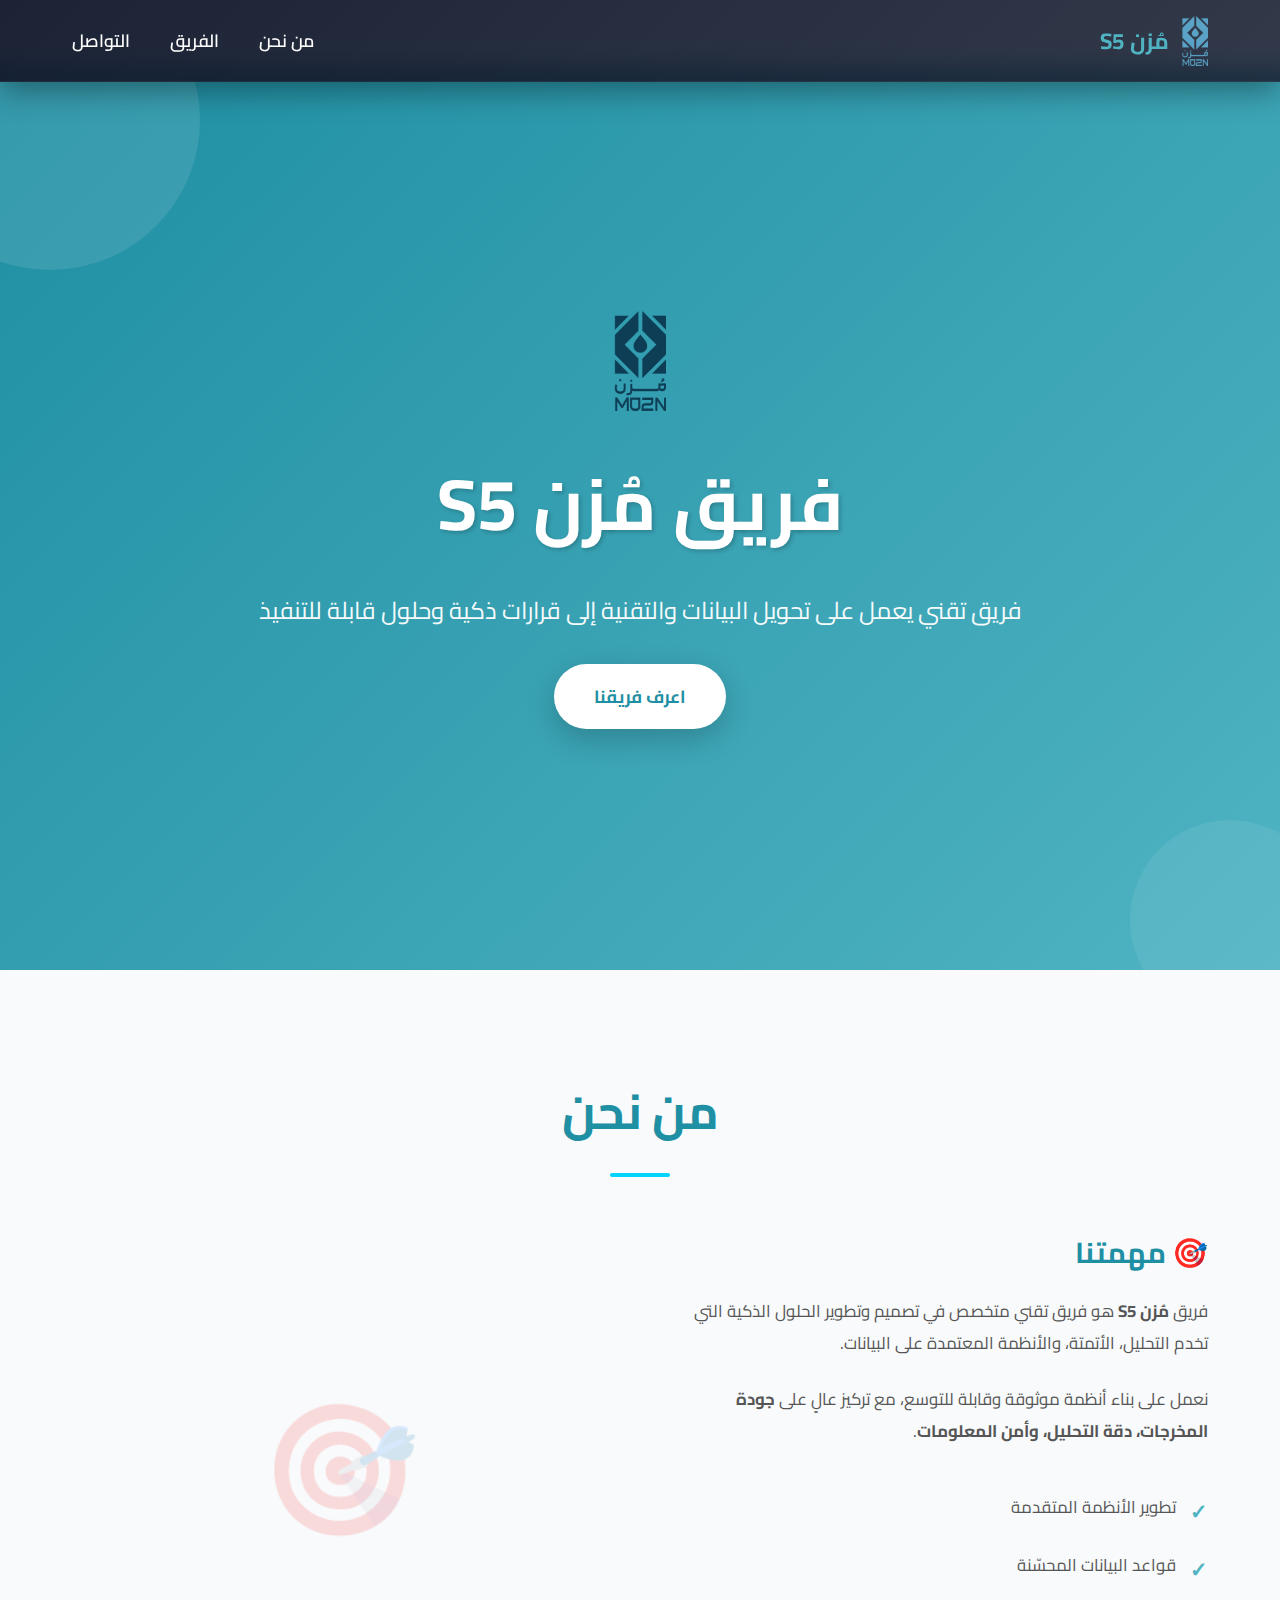
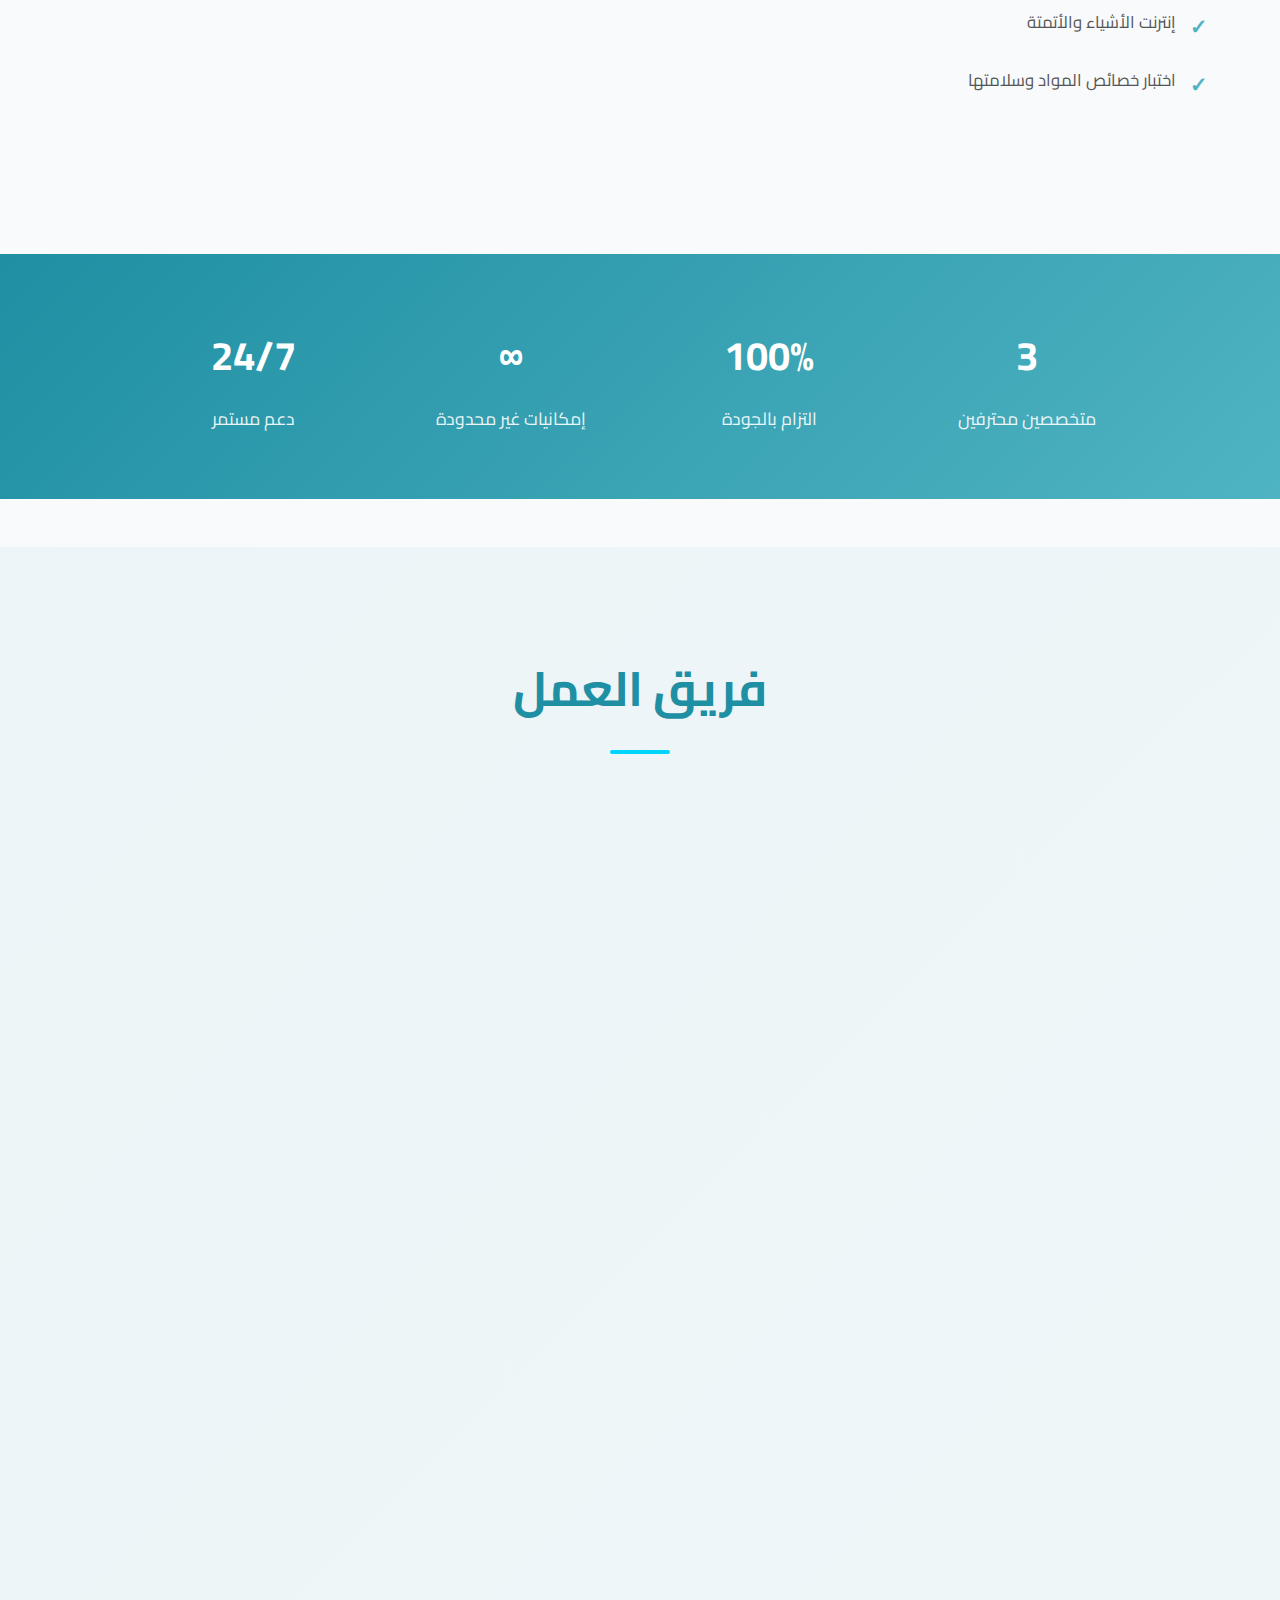
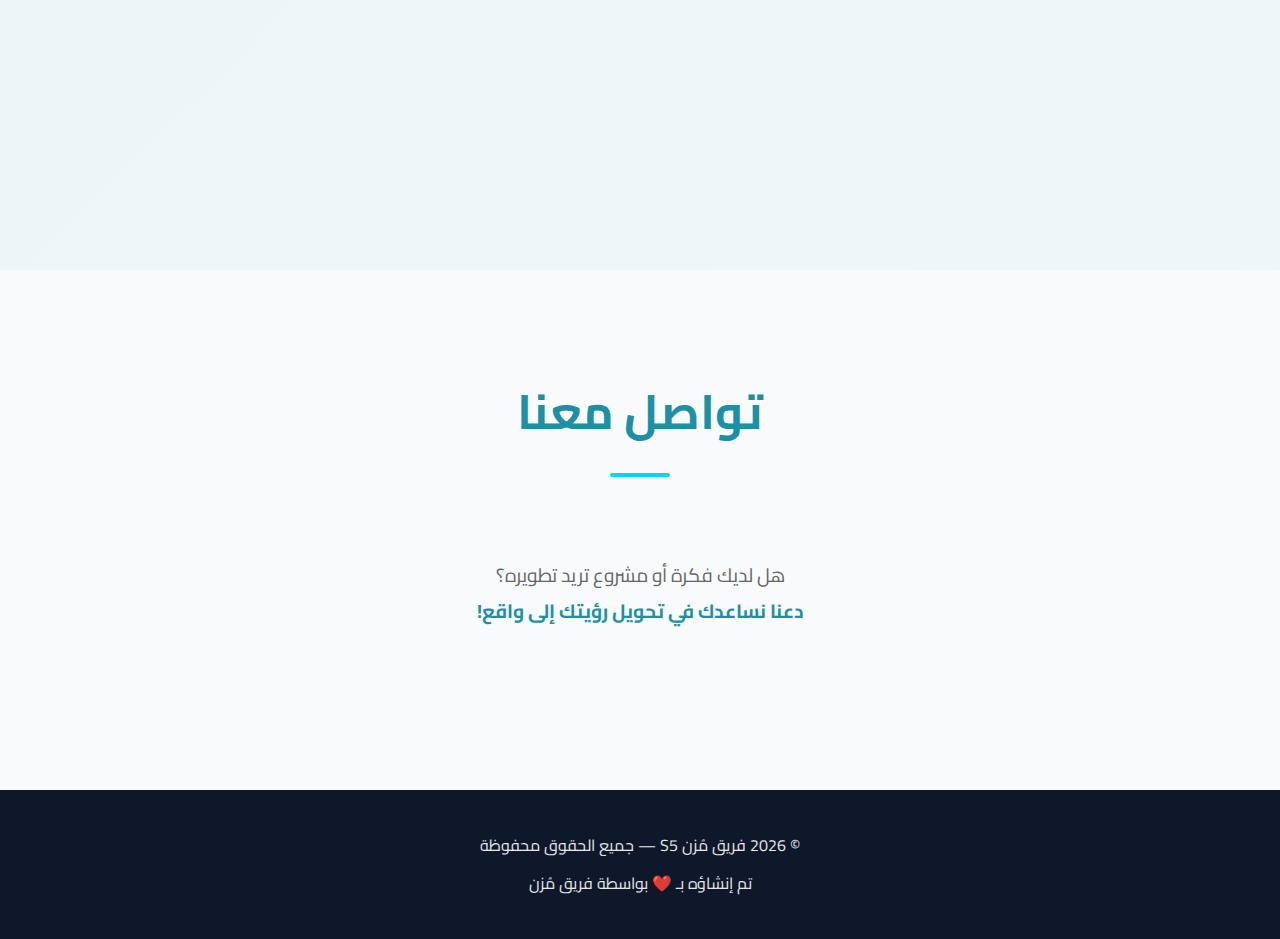
<file: index.html>
<!DOCTYPE html>
<html lang="ar" dir="rtl">

<head>
    <meta charset="UTF-8">
    <meta name="viewport" content="width=device-width, initial-scale=1.0">
    <link rel="stylesheet" href="https://cdnjs.cloudflare.com/ajax/libs/font-awesome/6.5.0/css/all.min.css">
    <link href="https://fonts.googleapis.com/css2?family=Cairo:wght@400;600;700&display=swap" rel="stylesheet">
    <link rel="preconnect" href="https://fonts.googleapis.com">
    <link rel="icon" href="/images/logo.PNG" type="image/x-icon">
    <title>فريق مُزن S5 | من نحن</title>
    <style>
        * {
            margin: 0;
            padding: 0;
            box-sizing: border-box;
        }
        
         :root {
            --primary: #1f8fa3;
            --secondary: #4fb3c2;
            --dark: #0f172a;
            --light: #f8fafc;
            --accent: #00d4ff;
        }
        
        html,
        body {
            direction: rtl;
            text-align: right;
        }
        
        body {
            font-family: 'Cairo', -apple-system, BlinkMacSystemFont, 'Segoe UI', sans-serif;
            background: var(--light);
            line-height: 1.9;
            color: #333;
        }
        /* Smooth scrolling */
        
        html {
            scroll-behavior: smooth;
        }
        /* ============ NAVBAR ============ */
        
        .navbar {
            background: rgba(15, 23, 42, 0.95);
            backdrop-filter: blur(10px);
            padding: 1.2rem 0;
            position: fixed;
            width: 100%;
            top: 0;
            z-index: 1000;
            box-shadow: 0 4px 30px rgba(0, 0, 0, 0.2);
        }
        
        .nav-container {
            max-width: 1200px;
            margin: 0 auto;
            display: flex;
            align-items: center;
            justify-content: space-between;
            padding: 0 2rem;
            direction: rtl;
            /* هذا الأساس */
        }
        
        .logo {
            display: flex;
            align-items: center;
            gap: 0.6rem;
            font-size: 1.4rem;
            font-weight: 700;
            color: white;
            text-decoration: none;
            flex-direction: row;
            /* صورة ثم نص */
        }
        
        .logo:hover {
            color: var(--accent);
            transform: scale(1.05);
        }
        
        nav ul {
            list-style: none;
            display: flex;
            gap: 2.5rem;
        }
        
        nav a {
            color: white;
            text-decoration: none;
            font-weight: 600;
            position: relative;
            transition: color 0.3s ease;
            font-size: 1.1rem;
        }
        
        nav a::after {
            content: '';
            position: absolute;
            bottom: -5px;
            left: 0;
            width: 0;
            height: 2px;
            background: var(--accent);
            transition: width 0.3s ease;
        }
        
        nav a:hover {
            color: var(--accent);
        }
        
        nav a:hover::after {
            width: 100%;
        }
        /* ============ HERO SECTION ============ */
        
        .hero {
            min-height: 100vh;
            background: linear-gradient(135deg, var(--primary) 0%, var(--secondary) 100%);
            color: white;
            display: flex;
            align-items: center;
            justify-content: center;
            text-align: center;
            margin-top: 70px;
            position: relative;
            overflow: hidden;
        }
        
        .hero::before {
            content: '';
            position: absolute;
            width: 300px;
            height: 300px;
            background: rgba(255, 255, 255, 0.1);
            border-radius: 50%;
            top: -100px;
            left: -100px;
            animation: float 6s ease-in-out infinite;
        }
        
        .hero::after {
            content: '';
            position: absolute;
            width: 200px;
            height: 200px;
            background: rgba(255, 255, 255, 0.08);
            border-radius: 50%;
            bottom: -50px;
            right: -50px;
            animation: float 8s ease-in-out infinite reverse;
        }
        
        @keyframes float {
            0%,
            100% {
                transform: translateY(0px);
            }
            50% {
                transform: translateY(20px);
            }
        }
        
        .hero-content {
            position: relative;
            z-index: 10;
            max-width: 900px;
            animation: slideUp 0.8s ease-out;
        }
        
        @keyframes slideUp {
            from {
                opacity: 0;
                transform: translateY(30px);
            }
            to {
                opacity: 1;
                transform: translateY(0);
            }
        }
        
        .hero h1 {
            font-size: clamp(2.5rem, 8vw, 4.5rem);
            font-weight: 700;
            margin-bottom: 1rem;
            text-shadow: 2px 2px 4px rgba(0, 0, 0, 0.2);
        }
        
        .hero .lead {
            font-size: clamp(1.1rem, 4vw, 1.5rem);
            opacity: 0.95;
            line-height: 1.8;
            margin-bottom: 2rem;
        }
        
        .cta-button {
            display: inline-block;
            padding: 1rem 2.5rem;
            background: white;
            color: var(--primary);
            text-decoration: none;
            border-radius: 50px;
            font-weight: 700;
            transition: all 0.3s ease;
            box-shadow: 0 10px 30px rgba(0, 0, 0, 0.2);
            cursor: pointer;
            border: none;
            font-size: 1.1rem;
        }
        
        .cta-button:hover {
            transform: translateY(-3px);
            box-shadow: 0 15px 40px rgba(0, 0, 0, 0.3);
            background: var(--accent);
            color: var(--dark);
        }
        /* ============ ABOUT SECTION ============ */
        
        .about-section {
            padding: 6rem 2rem;
            max-width: 1200px;
            margin: 0 auto;
        }
        
        .section-title {
            color: var(--primary);
            font-weight: 700;
            font-size: clamp(2rem, 6vw, 3rem);
            text-align: center;
            margin-bottom: 3rem;
            position: relative;
            display: inline-block;
            width: 100%;
        }
        
        .section-title::after {
            content: '';
            display: block;
            width: 60px;
            height: 4px;
            background: var(--accent);
            margin: 1rem auto 0;
            border-radius: 2px;
        }
        
        .about-content {
            display: grid;
            grid-template-columns: 1fr 1fr;
            gap: 4rem;
            align-items: center;
        }
        
        .about-text h3 {
            font-size: 1.8rem;
            color: var(--primary);
            margin-bottom: 1rem;
            font-weight: 700;
        }
        
        .about-text p {
            font-size: 1.05rem;
            color: #555;
            margin-bottom: 1.5rem;
            line-height: 1.9;
        }
        
        .about-icon {
            text-align: center;
            font-size: 8rem;
            opacity: 0.15;
        }
        
        .feature-list {
            list-style: none;
            margin-top: 2rem;
        }
        
        .feature-list li {
            padding: 0.8rem 0;
            padding-right: 2rem;
            position: relative;
            font-size: 1.05rem;
            color: #555;
        }
        
        .feature-list li::before {
            content: '✓';
            position: absolute;
            right: 0;
            color: var(--secondary);
            font-weight: 700;
            font-size: 1.3rem;
        }
        /* ============ TEAM SECTION ============ */
        
        .team-section {
            background: linear-gradient(135deg, rgba(31, 143, 163, 0.05) 0%, rgba(79, 179, 194, 0.05) 100%);
            padding: 6rem 2rem;
        }
        
        .team-section .section-title {
            margin-bottom: 4rem;
        }
        
        .team-grid {
            display: grid;
            grid-template-columns: repeat(auto-fit, minmax(320px, 1fr));
            gap: 3rem;
            max-width: 1200px;
            margin: 0 auto;
        }
        
        .team-card {
            background: white;
            border-radius: 15px;
            overflow: hidden;
            box-shadow: 0 10px 40px rgba(0, 0, 0, 0.08);
            transition: all 0.4s cubic-bezier(0.175, 0.885, 0.32, 1.275);
            position: relative;
        }
        
        .team-card::before {
            content: '';
            position: absolute;
            top: 0;
            left: 0;
            right: 0;
            height: 4px;
            background: linear-gradient(90deg, var(--primary), var(--secondary));
            transform: scaleX(0);
            transform-origin: right;
            transition: transform 0.4s ease;
            z-index: 10;
        }
        
        .team-card:hover {
            transform: translateY(-15px);
            box-shadow: 0 20px 50px rgba(31, 143, 163, 0.2);
        }
        
        .team-card:hover::before {
            transform: scaleX(1);
            transform-origin: left;
        }
        /* .team-photo {
            position: relative;
            height: 300px;
            background: linear-gradient(135deg, var(--primary) 0%, var(--secondary) 100%);
            overflow: hidden;
        } */
        
        .team-photo {
            position: relative;
            width: 100%;
            aspect-ratio: 3 / 4;
            /* نسبة صورة بورتريه */
            overflow: hidden;
            /* background: #f1f5f9; */
        }
        
        .team-photo img {
            width: 100%;
            height: 100%;
            object-fit: cover;
            display: block;
            transition: transform 0.4s ease;
        }
        
        .team-card:hover .team-photo img {
            transform: scale(1.1);
        }
        
        .team-info {
            padding: 2rem;
            text-align: center;
        }
        
        .team-info h5 {
            font-size: 1.4rem;
            color: var(--dark);
            font-weight: 700;
            margin-bottom: 0.5rem;
        }
        
        .role {
            color: var(--primary);
            font-weight: 600;
            font-size: 1.05rem;
            margin-bottom: 1.5rem;
            display: block;
        }
        
        .social {
            display: flex;
            justify-content: center;
            gap: 1rem;
        }
        
        .social a {
            width: 45px;
            height: 45px;
            background: linear-gradient(135deg, var(--primary), var(--secondary));
            color: white;
            border-radius: 50%;
            display: flex;
            align-items: center;
            justify-content: center;
            text-decoration: none;
            font-weight: 700;
            transition: all 0.3s ease;
            box-shadow: 0 5px 15px rgba(31, 143, 163, 0.3);
        }
        
        .social a:hover {
            background: var(--accent);
            transform: translateY(-5px) rotate(360deg);
            box-shadow: 0 8px 25px rgba(0, 212, 255, 0.4);
        }
        
        .affiliation {
            display: flex;
            align-items: center;
            justify-content: center;
            gap: 0.6rem;
            margin-bottom: 1rem;
            font-size: 0.9rem;
            color: #555;
        }
        
        .affiliation img {
            height: 70px;
            width: auto;
            object-fit: contain;
            filter: grayscale(100%);
            opacity: 0.85;
            transition: all 0.3s ease;
        }
        
        .team-card:hover .affiliation img {
            filter: grayscale(0%);
            opacity: 1;
            transform: scale(1.1);
        }
        .affiliation img#T {
            height: 40px;
        }
        .affiliation span {
            font-weight: 600;
            white-space: nowrap;
        }
        /* ============ STATS SECTION ============ */
        
        .stats-section {
            background: linear-gradient(135deg, var(--primary) 0%, var(--secondary) 100%);
            color: white;
            padding: 4rem 2rem;
            margin: 3rem 0;
        }
        
        .stats-grid {
            display: grid;
            grid-template-columns: repeat(auto-fit, minmax(200px, 1fr));
            gap: 2rem;
            max-width: 1000px;
            margin: 0 auto;
            text-align: center;
        }
        
        .stat-item h3 {
            font-size: 2.5rem;
            font-weight: 700;
            margin-bottom: 0.5rem;
        }
        
        .stat-item p {
            opacity: 0.9;
            font-size: 1.1rem;
        }
        /* ============ FOOTER ============ */
        
        footer {
            background: var(--dark);
            color: white;
            text-align: center;
            padding: 2rem;
            margin-top: 4rem;
        }
        
        footer p {
            margin: 0.5rem 0;
            opacity: 0.9;
        }
        /* ============ RESPONSIVE DESIGN ============ */
        
        @media (max-width: 768px) {
            .hero {
                margin-top: 50px;
            }
            .hero h1 {
                font-size: 2rem;
            }
            .about-content {
                grid-template-columns: 1fr;
            }
            nav ul {
                gap: 1.5rem;
                font-size: 0.95rem;
            }
            .team-grid {
                grid-template-columns: 1fr;
            }
            .stats-grid {
                grid-template-columns: repeat(2, 1fr);
            }
            .nav-container {
                padding: 0 1rem;
            }
            .about-section,
            .team-section {
                padding: 3rem 1rem;
            }
        }
        /* ============ SCROLL ANIMATIONS ============ */
        
        .fade-in {
            opacity: 0;
            transform: translateY(20px);
            animation: fadeInUp 0.6s ease-out forwards;
        }
        
        @keyframes fadeInUp {
            to {
                opacity: 1;
                transform: translateY(0);
            }
        }
        
        .logo {
            display: flex;
            align-items: center;
            gap: 0.8rem;
            font-size: 1.4rem;
            font-weight: 700;
            color: white;
            text-decoration: none;
        }
        
        .logo img {
            height: 50px;
            transition: transform 0.3s ease;
        }
        
        .logo span {
            color: var(--secondary);
            letter-spacing: 0.5px;
        }
        
        .logo:hover img {
            transform: rotate(-5deg) scale(1.05);
        }
        
        .logo:hover span {
            color: var(--accent);
        }
        
        .navbar {
            background: linear-gradient( 135deg, rgba(15, 23, 42, 0.95), rgba(15, 23, 42, 0.85));
            backdrop-filter: blur(12px);
            padding: 1rem 0;
            position: fixed;
            width: 100%;
            top: 0;
            z-index: 1000;
            box-shadow: 0 10px 30px rgba(0, 0, 0, 0.35), inset 0 -1px 0 rgba(255, 255, 255, 0.05);
            transition: all 0.3s ease;
        }
        
        .navbar.scrolled {
            padding: 0.6rem 0;
            background: rgba(15, 23, 42, 0.98);
        }
       .social a {
    width: 48px;
    height: 48px;
    border-radius: 50%;
    display: flex;
    align-items: center;
    justify-content: center;
    text-decoration: none;
    font-size: 1.1rem;
    color: white;
    transition: all 0.35s ease;
box-shadow: 0 4px 12px rgba(0,0,0,0.12);
}

/* LinkedIn */
.social a[title="LinkedIn"] {
    background: #0077b5;
}

/* WhatsApp */
.social a[title="WhatsApp"] {
    background: #25D366;
}

/* Call */
.social a[title="اتصال"] {
    background: #0f172a;
}

/* Portfolio */
.social a[title="Portfolio"] {
    background: var(--primary);
}

.social a:hover {
    transform: translateY(-6px) scale(1.12);
    box-shadow: 0 10px 25px rgba(0,0,0,0.25);
}

.team-photo {
    position: relative;
}


.team-card:hover .social {
    bottom: 20px;
}


    </style>
</head>

<body>
    <!-- NAVBAR -->
    <nav class="navbar">
        <div class="nav-container">
            <a class="logo" href="#">
                <img src="/images/logo.PNG" alt="Mozn Logo">
                <span>مُزن S5</span>
            </a>
            <ul>
                <li><a href="#about">من نحن</a></li>
                <li><a href="#team">الفريق</a></li>
                <li><a href="#contact">التواصل</a></li>
            </ul>
        </div>
    </nav>

    <!-- HERO SECTION -->
    <section class="hero">
        <div class="hero-content">
            <img src="/images/logod.png" alt="Mozn Logo" style="height: 100px; margin-bottom: 1rem;">

            <h1>فريق مُزن S5</h1>
            <p class="lead">
                فريق تقني يعمل على تحويل البيانات والتقنية إلى قرارات ذكية وحلول قابلة للتنفيذ
            </p>
            <a href="#team" class="cta-button">اعرف فريقنا</a>
        </div>
    </section>

    <!-- ABOUT SECTION -->
    <section id="about" class="about-section">
        <h2 class="section-title">من نحن</h2>
        <div class="about-content">
            <div class="about-text">
                <h3>🎯 مهمتنا</h3>
                <p>
                    فريق <strong>مُزن  S5</strong> هو فريق تقني متخصص في تصميم وتطوير الحلول الذكية التي تخدم التحليل، الأتمتة، والأنظمة المعتمدة على البيانات.
                </p>
                <p>
                    نعمل على بناء أنظمة موثوقة وقابلة للتوسع، مع تركيز عالٍ على
                    <strong>جودة المخرجات، دقة التحليل، وأمن المعلومات</strong>.
                </p>
                <ul class="feature-list">
                    <li>تطوير الأنظمة المتقدمة</li>
                    <li>قواعد البيانات المحسّنة</li>
                    <li>إنترنت الأشياء والأتمتة</li>
                    <li>اختبار خصائص المواد وسلامتها</li>
                </ul>
            </div>
            <div class="about-icon">🎯</div>
        </div>
    </section>

    <!-- STATS SECTION -->
    <section class="stats-section">
        <div class="stats-grid">
            <div class="stat-item">
                <h3>3</h3>
                <p>متخصصين محترفين</p>
            </div>
            <div class="stat-item">
                <h3>100%</h3>
                <p>التزام بالجودة</p>
            </div>
            <div class="stat-item">
                <h3>∞</h3>
                <p>إمكانيات غير محدودة</p>
            </div>
            <div class="stat-item">
                <h3>24/7</h3>
                <p>دعم مستمر</p>
            </div>
        </div>
    </section>

    <!-- TEAM SECTION -->
    <!-- TEAM SECTION -->
    <section id="team" class="team-section">
        <h2 class="section-title">فريق العمل</h2>

        <div class="team-grid">

            <!-- Abdulrahman -->
            <div class="team-card fade-in">
                <div class="team-photo">
                    <img src="/images/Abdulrahman.png" alt="عبدالرحمن الكناني">
                    <span style="display: flex; align-items: center; justify-content: center; height: 100%; font-size: 4rem;">⚙️</span>
                </div>

                <div class="team-info">
                    <h5>عبدالرحمن الكناني</h5>
                    <span class="role">قائد الفريق – الأتمتة وإنترنت الأشياء</span>
                    <div class="affiliation">
                        
                        <img id="T" src="/images/tabuk.webp" alt="tabuk">
                    </div>

                    <p style="color: #666; font-size: 0.95rem; margin-bottom: 1rem;">
                        دكتوراه في علوم وهندسة الحاسب، متخصص في الأتمتة وإنترنت الأشياء والذكاء الاصطناعي. يمتلك خبرة في تصميم الأجهزة الذكية، برمجة المتحكمات، وبناء الأنظمة المتصلة المعتمدة على الشبكات.
                    </p>

                   <div class="social">
    <a href="https://linkedin.com/in/abdulrahman-alkinani-753323152" target="_blank" title="LinkedIn">
        <i class="fa-brands fa-linkedin-in"></i>
    </a>

    <a href="tel:+966536866747" title="اتصال">
        <i class="fa-solid fa-phone"></i>
    </a>

    <a href="https://wa.me/966536866747" target="_blank" title="WhatsApp">
        <i class="fa-brands fa-whatsapp"></i>
    </a>
</div>


                </div>
            </div>

            <!-- Ali -->
            <div class="team-card fade-in">
                <div class="team-photo">
                    <img src="/images/ALI.png" alt="علي العيسي">
                    <span style="display: flex; align-items: center; justify-content: center; height: 100%; font-size: 4rem;">💾</span>
                </div>

                <div class="team-info">
                    <h5>علي العيسي</h5>
                    <span class="role">تطوير الأنظمة وقواعد البيانات</span>
                    <div class="affiliation">
                        <img src="/images/kfupm.webp" alt="KFUPM">
                    </div>

                    <p style="color: #666; font-size: 0.95rem; margin-bottom: 1rem;">
                        مهندس تقنية معلومات في جامعة الملك فهد للبترول والمعادن ومطور أنظمة شامل (Full-Stack)، متخصص في تطوير الأنظمة البرمجية، تصميم وإدارة قواعد البيانات، وتطبيق معايير الأمن واختبار الأنظمة لضمان الأداء والموثوقية.
                    </p>

                   <div class="social">
    <a href="https://www.linkedin.com/in/ali-aleissi" target="_blank" title="LinkedIn">
        <i class="fa-brands fa-linkedin-in"></i>
    </a>

    <a href="tel:+966581590317" title="اتصال">
        <i class="fa-solid fa-phone"></i>
    </a>

    <a href="https://wa.me/966581590317" target="_blank" title="WhatsApp">
        <i class="fa-brands fa-whatsapp"></i>
    </a>

    <a href="https://alialeissi.site" target="_blank" title="Portfolio">
        <i class="fa-solid fa-globe"></i>
    </a>
</div>

                </div>
            </div>

            <!-- Nawaf -->
            <div class="team-card fade-in">
                <div class="team-photo">
                    <img src="/images/NAWAF.png" alt="نواف الحربي">
                    <span style="display: flex; align-items: center; justify-content: center; height: 100%; font-size: 4rem;">🔬</span>
                </div>

                <div class="team-info">
                    <h5>نواف الحربي</h5>
                    <span class="role">اختبار خصائص المواد والأمن والسلامة</span>
                     <div class="affiliation">
                        <img src="/images/umm.png" alt="umm">
                    </div>

                    <p style="color: #666; font-size: 0.95rem; margin-bottom: 1rem;">
                        خريج بكالوريوس في تخصص الكيمياء العامة، اخصائي في دراسة خصائص المواد وتطبيق معايير الأمن والسلامة، ويشارك في اختبار الأجهزة والأنظمة لضمان توافقها مع المتطلبات الفنية.
                    </p>

                    <div class="social">
    <a href="https://www.linkedin.com/in/nawaf-alharbi-459314385?utm_source=share&utm_campaign=share_via&utm_content=profile&utm_medium=ios_app "  target="_blank" title="LinkedIn">
        <i class="fa-brands fa-linkedin-in"></i>
    </a>

    <a href="tel:+966560780504" title="اتصال">
        <i class="fa-solid fa-phone"></i>
    </a>

    <a href="https://wa.me/966560780504" target="_blank" title="WhatsApp">
        <i class="fa-brands fa-whatsapp"></i>
    </a>
</div>

                </div>
            </div>

        </div>
    </section>

    <!-- CONTACT SECTION -->
    <section id="contact" class="about-section" style="text-align: center;">
        <h2 class="section-title">تواصل معنا</h2>
        <p style="font-size: 1.2rem; color: #666; margin-top: 2rem;">
            هل لديك فكرة أو مشروع تريد تطويره؟<br>
            <strong style="color: var(--primary);">دعنا نساعدك في تحويل رؤيتك إلى واقع!</strong>
        </p>
    </section>

    <!-- FOOTER -->
    <footer>
        <p>&copy; 2026 فريق مُزن S5 — جميع الحقوق محفوظة</p>
        <p>تم إنشاؤه بـ ❤️ بواسطة فريق مُزن</p>
    </footer>

    <script>
        // Smooth scroll behavior for navigation links
        document.querySelectorAll('a[href^="#"]').forEach(anchor => {
            anchor.addEventListener('click', function(e) {
                e.preventDefault();
                const target = document.querySelector(this.getAttribute('href'));
                if (target) {
                    target.scrollIntoView({
                        behavior: 'smooth',
                        block: 'start'
                    });
                }
            });
        });

        // Add fade-in animation on scroll
        const observer = new IntersectionObserver((entries) => {
            entries.forEach(entry => {
                if (entry.isIntersecting) {
                    entry.target.style.opacity = '1';
                    entry.target.style.transform = 'translateY(0)';
                }
            });
        });

        document.querySelectorAll('.team-card').forEach(card => {
            observer.observe(card);
        });

        const navbar = document.querySelector('.navbar');

        window.addEventListener('scroll', () => {
            if (window.scrollY > 50) {
                navbar.classList.add('scrolled');
            } else {
                navbar.classList.remove('scrolled');
            }
        });
    </script>
</body>

</html>
</file>
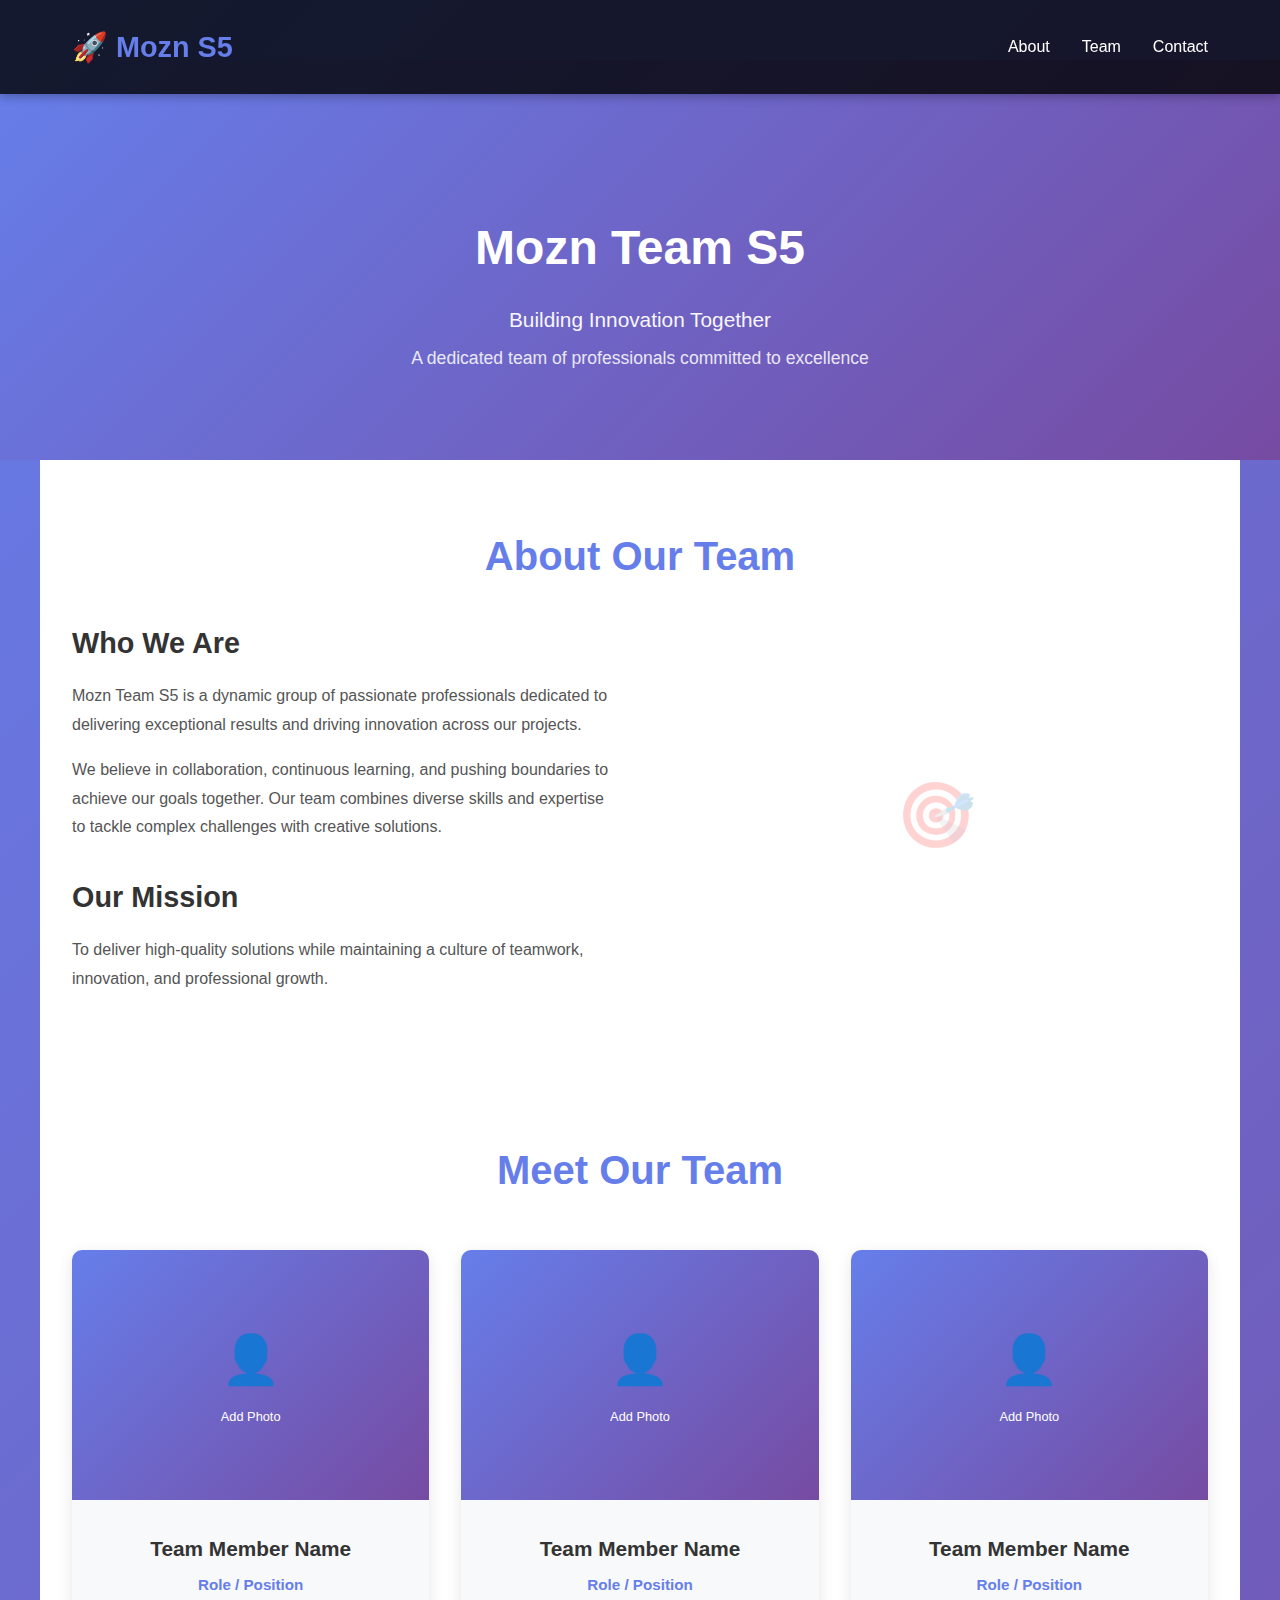
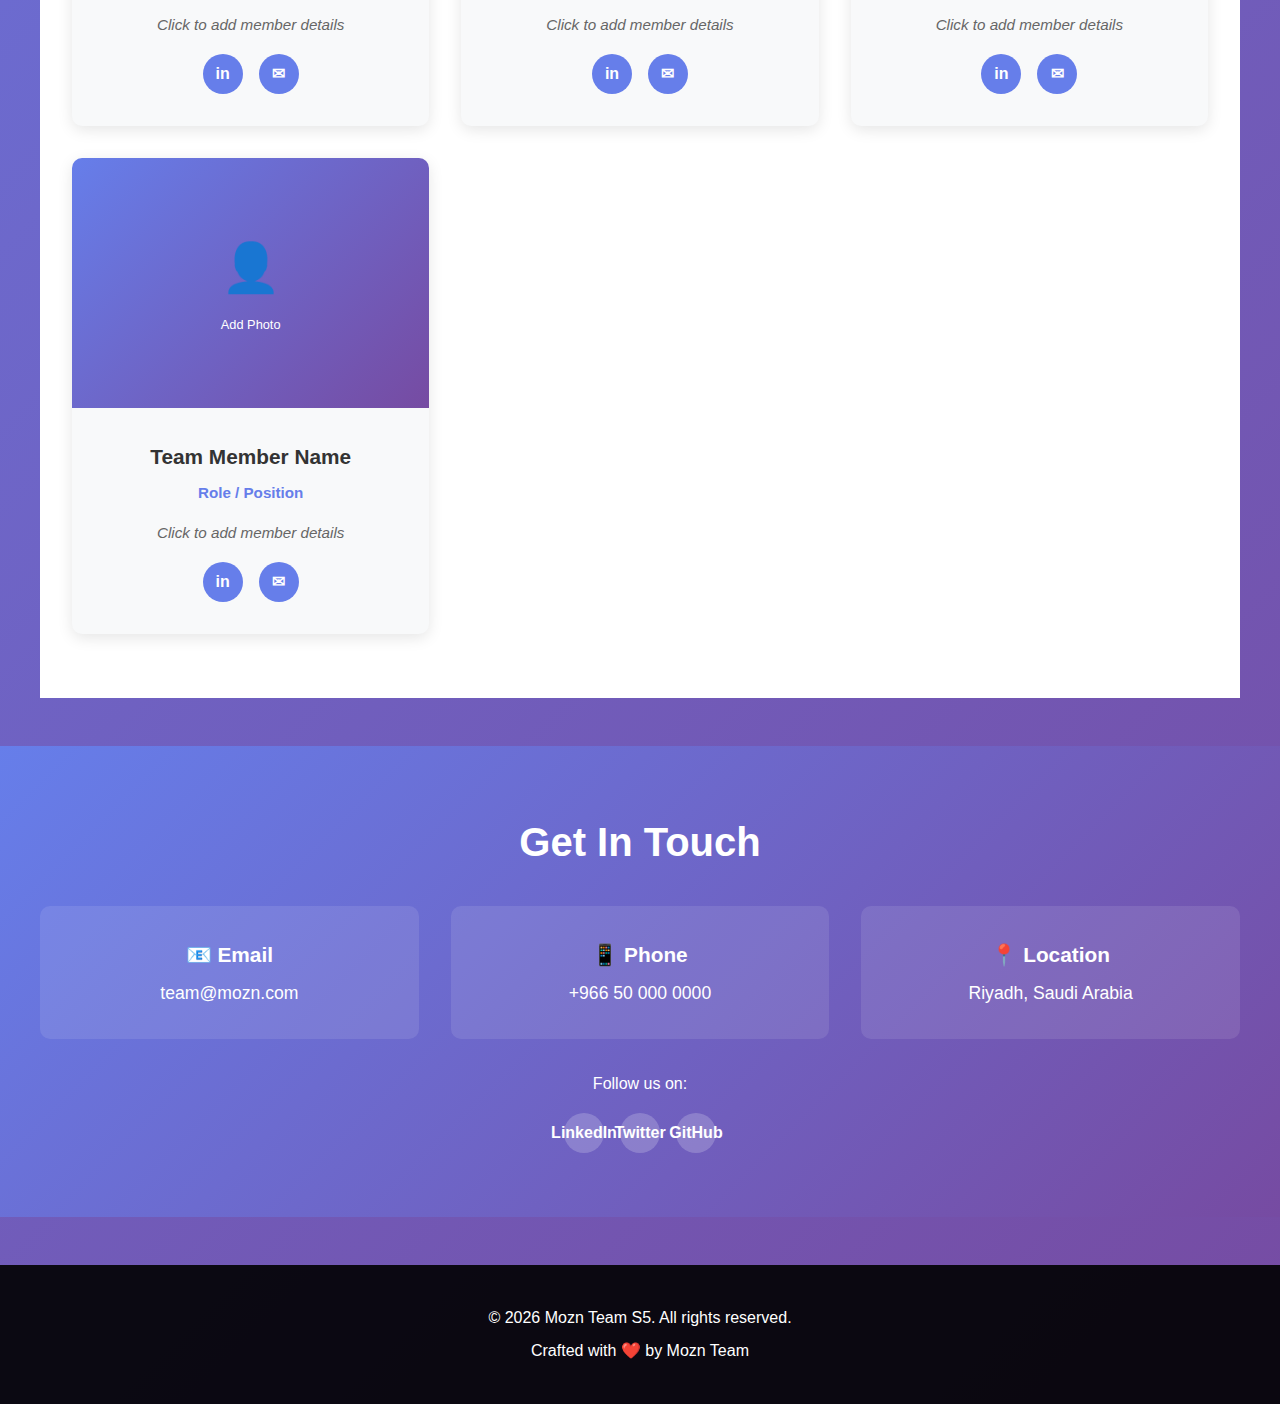
<file: About Us.html>
<!DOCTYPE html>
<html lang="en">
<head>
    <meta charset="UTF-8">
    <meta name="viewport" content="width=device-width, initial-scale=1.0">
    <title>Mozn Team S5 - About Us</title>
    <style>
        * {
            margin: 0;
            padding: 0;
            box-sizing: border-box;
        }

        body {
            font-family: 'Segoe UI', Tahoma, Geneva, Verdana, sans-serif;
            line-height: 1.6;
            color: #333;
            background: linear-gradient(135deg, #667eea 0%, #764ba2 100%);
            min-height: 100vh;
        }

        /* Header */
        header {
            background: rgba(0, 0, 0, 0.8);
            color: white;
            padding: 1.5rem 0;
            position: fixed;
            width: 100%;
            top: 0;
            z-index: 1000;
            box-shadow: 0 2px 10px rgba(0, 0, 0, 0.3);
        }

        nav {
            max-width: 1200px;
            margin: 0 auto;
            display: flex;
            justify-content: space-between;
            align-items: center;
            padding: 0 2rem;
        }

        .logo {
            font-size: 1.8rem;
            font-weight: bold;
            color: #667eea;
        }

        nav ul {
            list-style: none;
            display: flex;
            gap: 2rem;
        }

        nav a {
            color: white;
            text-decoration: none;
            transition: color 0.3s ease;
            font-weight: 500;
        }

        nav a:hover {
            color: #667eea;
        }

        /* Hero Section */
        .hero {
            background: linear-gradient(135deg, #667eea 0%, #764ba2 100%);
            color: white;
            padding: 150px 2rem 80px;
            text-align: center;
            margin-top: 60px;
        }

        .hero h1 {
            font-size: 3rem;
            margin-bottom: 1rem;
            font-weight: bold;
        }

        .hero p {
            font-size: 1.3rem;
            margin-bottom: 0.5rem;
            opacity: 0.95;
        }

        .hero .tagline {
            font-size: 1.1rem;
            opacity: 0.85;
        }

        /* About Section */
        .about-section {
            background: white;
            padding: 4rem 2rem;
            max-width: 1200px;
            margin: 0 auto;
        }

        .about-section h2 {
            text-align: center;
            font-size: 2.5rem;
            margin-bottom: 2rem;
            color: #667eea;
        }

        .about-content {
            display: grid;
            grid-template-columns: 1fr 1fr;
            gap: 3rem;
            align-items: center;
        }

        .about-text h3 {
            font-size: 1.8rem;
            margin-bottom: 1rem;
            color: #333;
        }

        .about-text p {
            margin-bottom: 1rem;
            color: #555;
            line-height: 1.8;
        }

        .about-icon {
            text-align: center;
            font-size: 4rem;
            opacity: 0.2;
        }

        /* Team Section */
        .team-section {
            background: white;
            padding: 4rem 2rem;
            max-width: 1200px;
            margin: 0 auto;
        }

        .team-section h2 {
            text-align: center;
            font-size: 2.5rem;
            margin-bottom: 3rem;
            color: #667eea;
        }

        .team-grid {
            display: grid;
            grid-template-columns: repeat(auto-fit, minmax(280px, 1fr));
            gap: 2rem;
        }

        .team-card {
            background: #f8f9fa;
            border-radius: 10px;
            overflow: hidden;
            text-align: center;
            transition: transform 0.3s ease, box-shadow 0.3s ease;
            box-shadow: 0 4px 15px rgba(0, 0, 0, 0.1);
        }

        .team-card:hover {
            transform: translateY(-10px);
            box-shadow: 0 8px 25px rgba(102, 126, 234, 0.3);
        }

        .team-photo {
            width: 100%;
            height: 250px;
            background: linear-gradient(135deg, #667eea 0%, #764ba2 100%);
            display: flex;
            align-items: center;
            justify-content: center;
            color: white;
            font-size: 3rem;
            overflow: hidden;
        }

        .team-photo img {
            width: 100%;
            height: 100%;
            object-fit: cover;
        }

        .team-info {
            padding: 2rem 1.5rem;
        }

        .team-info h3 {
            font-size: 1.3rem;
            margin-bottom: 0.5rem;
            color: #333;
        }

        .team-info .role {
            color: #667eea;
            font-weight: bold;
            margin-bottom: 1rem;
        }

        .team-info p {
            color: #666;
            font-size: 0.95rem;
            margin-bottom: 1rem;
        }

        .social-links {
            display: flex;
            justify-content: center;
            gap: 1rem;
        }

        .social-links a {
            display: inline-block;
            width: 40px;
            height: 40px;
            background: #667eea;
            color: white;
            border-radius: 50%;
            display: flex;
            align-items: center;
            justify-content: center;
            text-decoration: none;
            transition: background 0.3s ease;
            font-weight: bold;
        }

        .social-links a:hover {
            background: #764ba2;
        }

        /* Contact Section */
        .contact-section {
            background: linear-gradient(135deg, #667eea 0%, #764ba2 100%);
            color: white;
            padding: 4rem 2rem;
            text-align: center;
            margin-top: 3rem;
        }

        .contact-section h2 {
            font-size: 2.5rem;
            margin-bottom: 2rem;
        }

        .contact-content {
            max-width: 1200px;
            margin: 0 auto;
        }

        .contact-info {
            display: grid;
            grid-template-columns: repeat(auto-fit, minmax(250px, 1fr));
            gap: 2rem;
            margin-bottom: 2rem;
        }

        .contact-item {
            background: rgba(255, 255, 255, 0.1);
            padding: 2rem;
            border-radius: 10px;
        }

        .contact-item h3 {
            font-size: 1.3rem;
            margin-bottom: 0.5rem;
        }

        .contact-item p {
            font-size: 1.1rem;
        }

        /* Footer */
        footer {
            background: rgba(0, 0, 0, 0.9);
            color: white;
            text-align: center;
            padding: 2rem;
            margin-top: 3rem;
        }

        footer p {
            margin: 0.5rem 0;
        }

        /* Responsive Design */
        @media (max-width: 768px) {
            .hero h1 {
                font-size: 2rem;
            }

            .about-content {
                grid-template-columns: 1fr;
            }

            nav ul {
                gap: 1rem;
                font-size: 0.9rem;
            }

            .team-grid {
                grid-template-columns: 1fr;
            }

            .contact-info {
                grid-template-columns: 1fr;
            }
        }

        .empty-state {
            color: #999;
            font-size: 0.95rem;
            font-style: italic;
        }
    </style>
</head>
<body>
    <!-- Header -->
    <header>
        <nav>
            <div class="logo">🚀 Mozn S5</div>
            <ul>
                <li><a href="#about">About</a></li>
                <li><a href="#team">Team</a></li>
                <li><a href="#contact">Contact</a></li>
            </ul>
        </nav>
    </header>

    <!-- Hero Section -->
    <section class="hero">
        <h1>Mozn Team S5</h1>
        <p>Building Innovation Together</p>
        <p class="tagline">A dedicated team of professionals committed to excellence</p>
    </section>

    <!-- About Section -->
    <section class="about-section" id="about">
        <h2>About Our Team</h2>
        <div class="about-content">
            <div class="about-text">
                <h3>Who We Are</h3>
                <p>Mozn Team S5 is a dynamic group of passionate professionals dedicated to delivering exceptional results and driving innovation across our projects.</p>
                <p>We believe in collaboration, continuous learning, and pushing boundaries to achieve our goals together. Our team combines diverse skills and expertise to tackle complex challenges with creative solutions.</p>
                <h3 style="margin-top: 2rem;">Our Mission</h3>
                <p>To deliver high-quality solutions while maintaining a culture of teamwork, innovation, and professional growth.</p>
            </div>
            <div class="about-icon">🎯</div>
        </div>
    </section>

    <!-- Team Section -->
    <section class="team-section" id="team">
        <h2>Meet Our Team</h2>
        <div class="team-grid">
            <!-- Team Member 1 -->
            <div class="team-card">
                <div class="team-photo">
                    <span style="text-align: center;">
                        👤<br>
                        <span style="font-size: 0.8rem; margin-top: 0.5rem; display: block;">Add Photo</span>
                    </span>
                </div>
                <div class="team-info">
                    <h3>Team Member Name</h3>
                    <p class="role">Role / Position</p>
                    <p class="empty-state">Click to add member details</p>
                    <div class="social-links">
                        <a href="#" title="LinkedIn">in</a>
                        <a href="#" title="Email">✉</a>
                    </div>
                </div>
            </div>

            <!-- Team Member 2 -->
            <div class="team-card">
                <div class="team-photo">
                    <span style="text-align: center;">
                        👤<br>
                        <span style="font-size: 0.8rem; margin-top: 0.5rem; display: block;">Add Photo</span>
                    </span>
                </div>
                <div class="team-info">
                    <h3>Team Member Name</h3>
                    <p class="role">Role / Position</p>
                    <p class="empty-state">Click to add member details</p>
                    <div class="social-links">
                        <a href="#" title="LinkedIn">in</a>
                        <a href="#" title="Email">✉</a>
                    </div>
                </div>
            </div>

            <!-- Team Member 3 -->
            <div class="team-card">
                <div class="team-photo">
                    <span style="text-align: center;">
                        👤<br>
                        <span style="font-size: 0.8rem; margin-top: 0.5rem; display: block;">Add Photo</span>
                    </span>
                </div>
                <div class="team-info">
                    <h3>Team Member Name</h3>
                    <p class="role">Role / Position</p>
                    <p class="empty-state">Click to add member details</p>
                    <div class="social-links">
                        <a href="#" title="LinkedIn">in</a>
                        <a href="#" title="Email">✉</a>
                    </div>
                </div>
            </div>

            <!-- Team Member 4 -->
            <div class="team-card">
                <div class="team-photo">
                    <span style="text-align: center;">
                        👤<br>
                        <span style="font-size: 0.8rem; margin-top: 0.5rem; display: block;">Add Photo</span>
                    </span>
                </div>
                <div class="team-info">
                    <h3>Team Member Name</h3>
                    <p class="role">Role / Position</p>
                    <p class="empty-state">Click to add member details</p>
                    <div class="social-links">
                        <a href="#" title="LinkedIn">in</a>
                        <a href="#" title="Email">✉</a>
                    </div>
                </div>
            </div>
        </div>
    </section>

    <!-- Contact Section -->
    <section class="contact-section" id="contact">
        <div class="contact-content">
            <h2>Get In Touch</h2>
            <div class="contact-info">
                <div class="contact-item">
                    <h3>📧 Email</h3>
                    <p><a href="mailto:team@mozn.com" style="color: white; text-decoration: none;">team@mozn.com</a></p>
                </div>
                <div class="contact-item">
                    <h3>📱 Phone</h3>
                    <p><a href="tel:+966500000000" style="color: white; text-decoration: none;">+966 50 000 0000</a></p>
                </div>
                <div class="contact-item">
                    <h3>📍 Location</h3>
                    <p>Riyadh, Saudi Arabia</p>
                </div>
            </div>
            <div style="margin-top: 2rem;">
                <p>Follow us on:</p>
                <div class="social-links" style="justify-content: center; margin-top: 1rem;">
                    <a href="#" style="background: rgba(255,255,255,0.2);">LinkedIn</a>
                    <a href="#" style="background: rgba(255,255,255,0.2);">Twitter</a>
                    <a href="#" style="background: rgba(255,255,255,0.2);">GitHub</a>
                </div>
            </div>
        </div>
    </section>

    <!-- Footer -->
    <footer>
        <p>&copy; 2026 Mozn Team S5. All rights reserved.</p>
        <p>Crafted with ❤️ by Mozn Team</p>
    </footer>
</body>
</html>
</file>
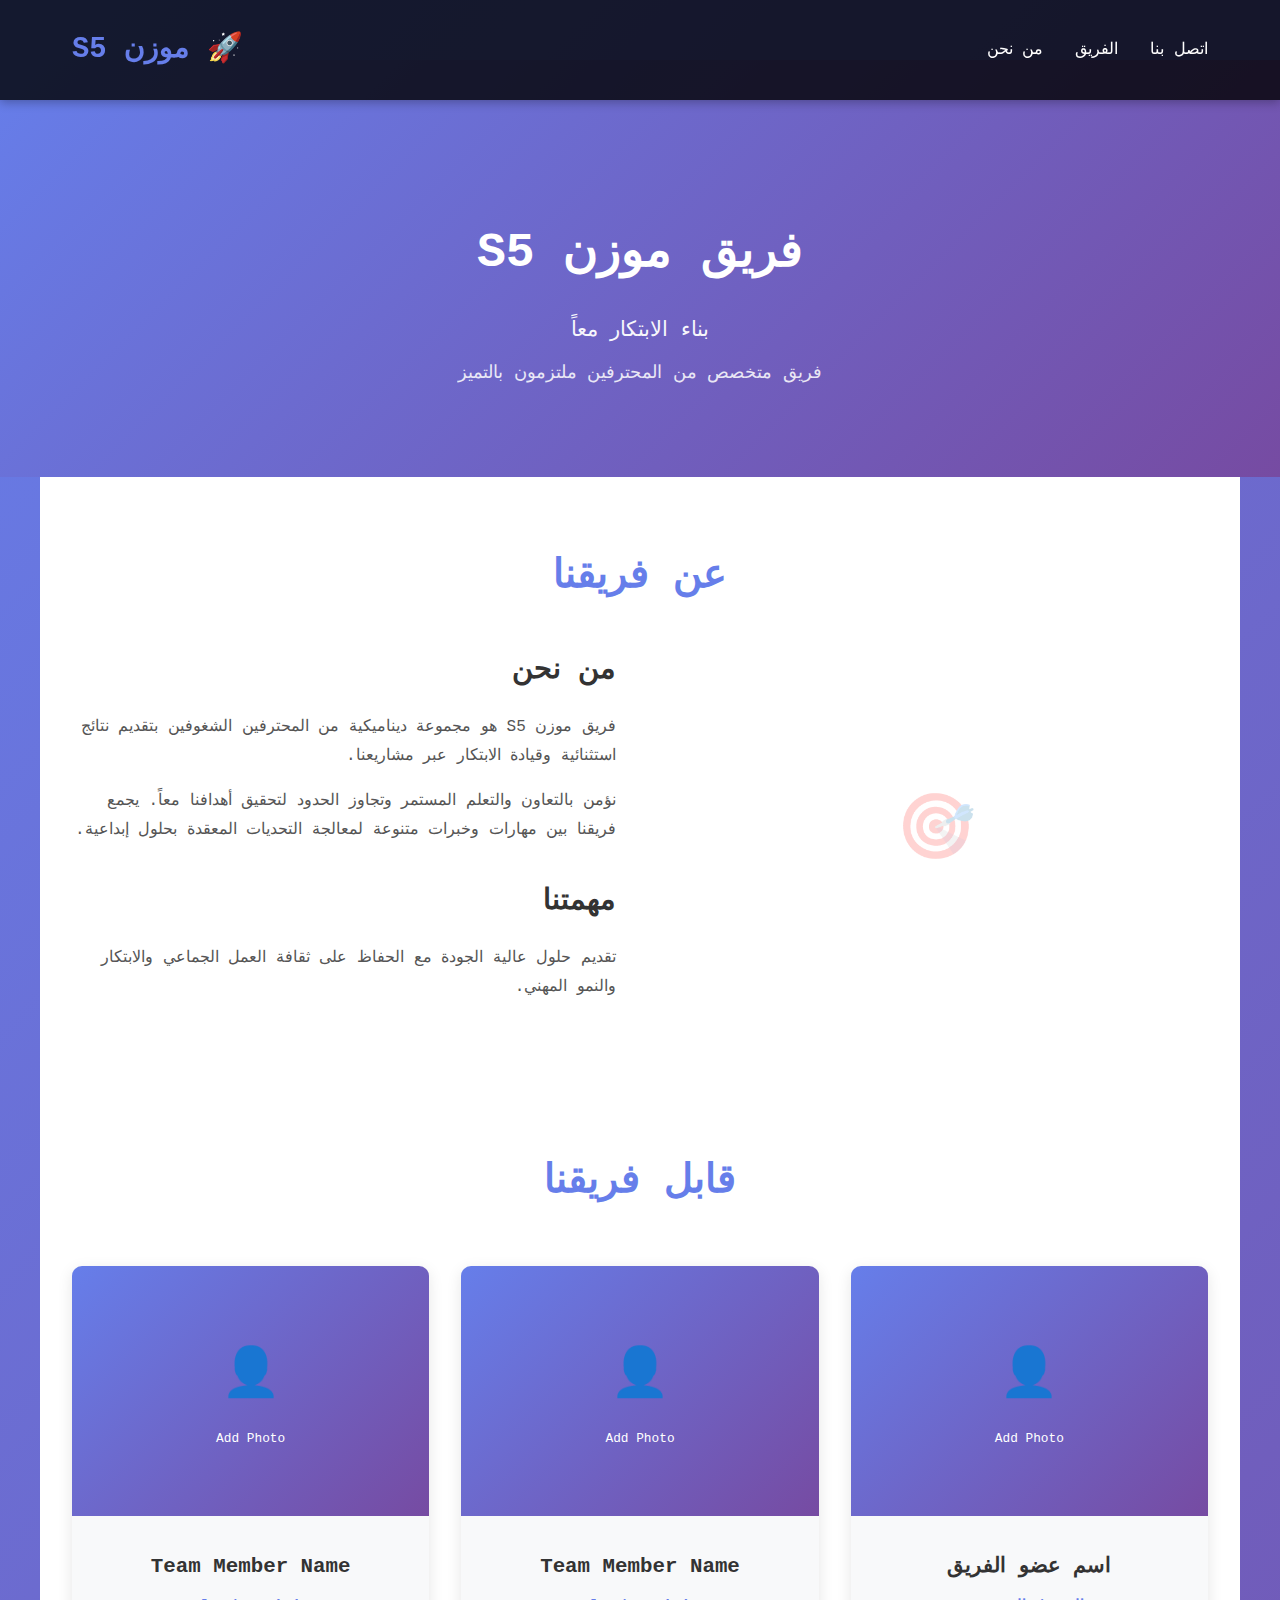
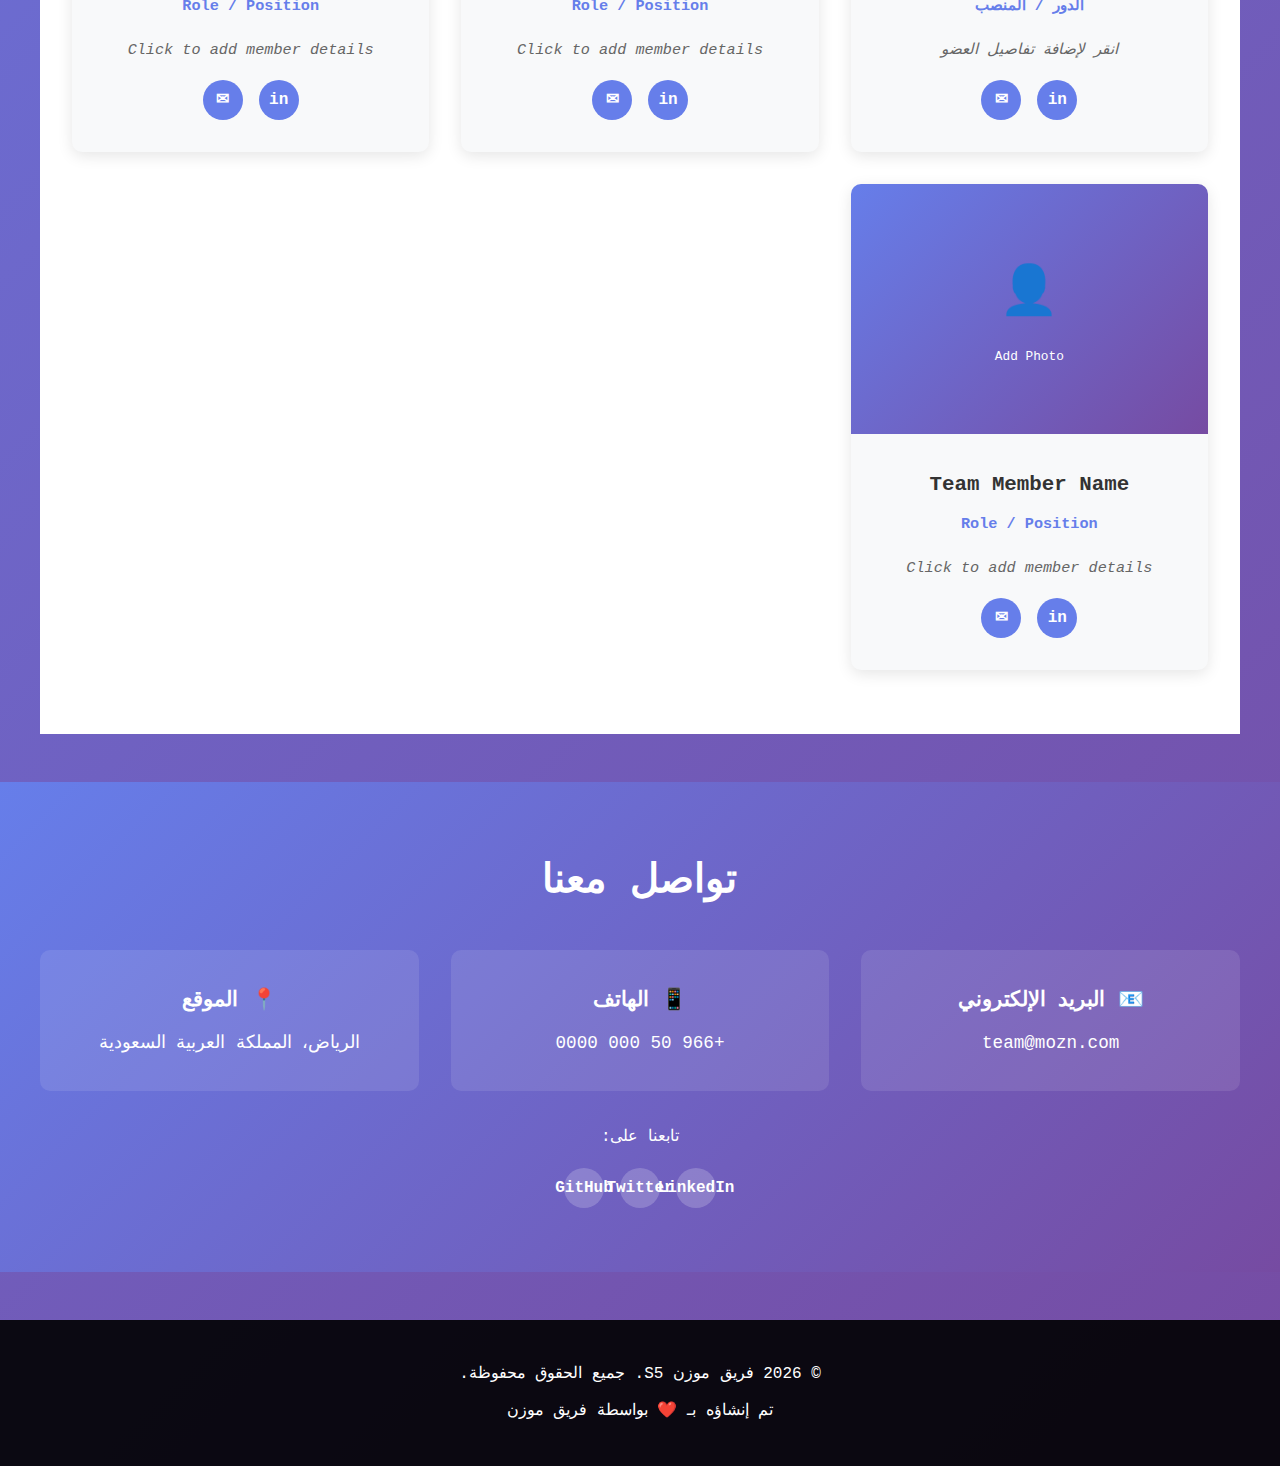
<file: Arabic.html>
<!DOCTYPE html>
<html lang="en">
<head>
    <meta charset="UTF-8">
    <meta name="viewport" content="width=device-width, initial-scale=1.0">
    <title>فريق موزن S5 - من نحن</title>
    <style>
        html, body {
            direction: rtl;
            text-align: right;
        }
    </style>
    <style>
        * {
            margin: 0;
            padding: 0;
            box-sizing: border-box;
        }

        body {
            font-family: 'Segoe UI', 'Courier New', 'Arial', 'Droid Arabic Kufi', sans-serif;
            line-height: 1.8;
            color: #333;
            background: linear-gradient(135deg, #667eea 0%, #764ba2 100%);
            min-height: 100vh;
        }

        /* Header */
        header {
            background: rgba(0, 0, 0, 0.8);
            color: white;
            padding: 1.5rem 0;
            position: fixed;
            width: 100%;
            top: 0;
            z-index: 1000;
            box-shadow: 0 2px 10px rgba(0, 0, 0, 0.3);
        }

        nav {
            max-width: 1200px;
            margin: 0 auto;
            display: flex;
            justify-content: space-between;
            align-items: center;
            padding: 0 2rem;
            flex-direction: row-reverse;
        }

        .logo {
            font-size: 1.8rem;
            font-weight: bold;
            color: #667eea;
        }

        nav ul {
            list-style: none;
            display: flex;
            gap: 2rem;
            flex-direction: row-reverse;
        }

        nav a {
            color: white;
            text-decoration: none;
            transition: color 0.3s ease;
            font-weight: 500;
        }

        nav a:hover {
            color: #667eea;
        }

        /* Hero Section */
        .hero {
            background: linear-gradient(135deg, #667eea 0%, #764ba2 100%);
            color: white;
            padding: 150px 2rem 80px;
            text-align: center;
            margin-top: 60px;
        }

        .hero h1 {
            font-size: 3rem;
            margin-bottom: 1rem;
            font-weight: bold;
        }

        .hero p {
            font-size: 1.3rem;
            margin-bottom: 0.5rem;
            opacity: 0.95;
        }

        .hero .tagline {
            font-size: 1.1rem;
            opacity: 0.85;
        }

        /* About Section */
        .about-section {
            background: white;
            padding: 4rem 2rem;
            max-width: 1200px;
            margin: 0 auto;
        }

        .about-section h2 {
            text-align: center;
            font-size: 2.5rem;
            margin-bottom: 2rem;
            color: #667eea;
        }

        .about-content {
            display: grid;
            grid-template-columns: 1fr 1fr;
            gap: 3rem;
            align-items: center;
        }
        
        .about-text {
            order: 2;
        }
        
        .about-icon {
            order: 1;
        }

        .about-text h3 {
            font-size: 1.8rem;
            margin-bottom: 1rem;
            color: #333;
        }

        .about-text p {
            margin-bottom: 1rem;
            color: #555;
            line-height: 1.8;
        }

        .about-icon {
            text-align: center;
            font-size: 4rem;
            opacity: 0.2;
        }

        /* Team Section */
        .team-section {
            background: white;
            padding: 4rem 2rem;
            max-width: 1200px;
            margin: 0 auto;
        }

        .team-section h2 {
            text-align: center;
            font-size: 2.5rem;
            margin-bottom: 3rem;
            color: #667eea;
        }

        .team-grid {
            display: grid;
            grid-template-columns: repeat(auto-fit, minmax(280px, 1fr));
            gap: 2rem;
        }

        .team-card {
            background: #f8f9fa;
            border-radius: 10px;
            overflow: hidden;
            text-align: center;
            transition: transform 0.3s ease, box-shadow 0.3s ease;
            box-shadow: 0 4px 15px rgba(0, 0, 0, 0.1);
        }

        .team-card:hover {
            transform: translateY(-10px);
            box-shadow: 0 8px 25px rgba(102, 126, 234, 0.3);
        }

        .team-photo {
            width: 100%;
            height: 250px;
            background: linear-gradient(135deg, #667eea 0%, #764ba2 100%);
            display: flex;
            align-items: center;
            justify-content: center;
            color: white;
            font-size: 3rem;
            overflow: hidden;
        }

        .team-photo img {
            width: 100%;
            height: 100%;
            object-fit: cover;
        }

        .team-info {
            padding: 2rem 1.5rem;
        }

        .team-info h3 {
            font-size: 1.3rem;
            margin-bottom: 0.5rem;
            color: #333;
        }

        .team-info .role {
            color: #667eea;
            font-weight: bold;
            margin-bottom: 1rem;
        }

        .team-info p {
            color: #666;
            font-size: 0.95rem;
            margin-bottom: 1rem;
        }

        .social-links {
            display: flex;
            justify-content: center;
            gap: 1rem;
        }

        .social-links a {
            display: inline-block;
            width: 40px;
            height: 40px;
            background: #667eea;
            color: white;
            border-radius: 50%;
            display: flex;
            align-items: center;
            justify-content: center;
            text-decoration: none;
            transition: background 0.3s ease;
            font-weight: bold;
        }

        .social-links a:hover {
            background: #764ba2;
        }

        /* Contact Section */
        .contact-section {
            background: linear-gradient(135deg, #667eea 0%, #764ba2 100%);
            color: white;
            padding: 4rem 2rem;
            text-align: center;
            margin-top: 3rem;
        }

        .contact-section h2 {
            font-size: 2.5rem;
            margin-bottom: 2rem;
        }

        .contact-content {
            max-width: 1200px;
            margin: 0 auto;
        }

        .contact-info {
            display: grid;
            grid-template-columns: repeat(auto-fit, minmax(250px, 1fr));
            gap: 2rem;
            margin-bottom: 2rem;
        }

        .contact-item {
            background: rgba(255, 255, 255, 0.1);
            padding: 2rem;
            border-radius: 10px;
        }

        .contact-item h3 {
            font-size: 1.3rem;
            margin-bottom: 0.5rem;
        }

        .contact-item p {
            font-size: 1.1rem;
        }

        /* Footer */
        footer {
            background: rgba(0, 0, 0, 0.9);
            color: white;
            text-align: center;
            padding: 2rem;
            margin-top: 3rem;
        }

        footer p {
            margin: 0.5rem 0;
        }

        /* Responsive Design */
        @media (max-width: 768px) {
            .hero h1 {
                font-size: 2rem;
            }

            .about-content {
                grid-template-columns: 1fr;
            }

            nav ul {
                gap: 1rem;
                font-size: 0.9rem;
            }

            .team-grid {
                grid-template-columns: 1fr;
            }

            .contact-info {
                grid-template-columns: 1fr;
            }
        }

        .empty-state {
            color: #999;
            font-size: 0.95rem;
            font-style: italic;
        }
    </style>
</head>
<body>
    <!-- Header -->
    <header>
        <nav>
            <div class="logo">🚀 موزن S5</div>
            <ul>
                <li><a href="#about">من نحن</a></li>
                <li><a href="#team">الفريق</a></li>
                <li><a href="#contact">اتصل بنا</a></li>
            </ul>
        </nav>
    </header>

    <!-- Hero Section -->
    <section class="hero">
        <h1>فريق موزن S5</h1>
        <p>بناء الابتكار معاً</p>
        <p class="tagline">فريق متخصص من المحترفين ملتزمون بالتميز</p>
    </section>

    <!-- About Section -->
    <section class="about-section" id="about">
        <h2>عن فريقنا</h2>
        <div class="about-content">
            <div class="about-text">
                <h3>من نحن</h3>
                <p>فريق موزن S5 هو مجموعة ديناميكية من المحترفين الشغوفين بتقديم نتائج استثنائية وقيادة الابتكار عبر مشاريعنا.</p>
                <p>نؤمن بالتعاون والتعلم المستمر وتجاوز الحدود لتحقيق أهدافنا معاً. يجمع فريقنا بين مهارات وخبرات متنوعة لمعالجة التحديات المعقدة بحلول إبداعية.</p>
                <h3 style="margin-top: 2rem;">مهمتنا</h3>
                <p>تقديم حلول عالية الجودة مع الحفاظ على ثقافة العمل الجماعي والابتكار والنمو المهني.</p>
            </div>
            <div class="about-icon">🎯</div>
        </div>
    </section>

    <!-- Team Section -->
    <section class="team-section" id="team">
        <h2>قابل فريقنا</h2>
        <div class="team-grid">
            <!-- Team Member 1 -->
            <div class="team-card">
                <div class="team-photo">
                    <span style="text-align: center;">
                        👤<br>
                        <span style="font-size: 0.8rem; margin-top: 0.5rem; display: block;">Add Photo</span>
                    </span>
                </div>
                <div class="team-info">
                    <h3>اسم عضو الفريق</h3>
                    <p class="role">الدور / المنصب</p>
                    <p class="empty-state">انقر لإضافة تفاصيل العضو</p>
                    <div class="social-links">
                        <a href="#" title="LinkedIn">in</a>
                        <a href="#" title="Email">✉</a>
                    </div>
                </div>
            </div>

            <!-- Team Member 2 -->
            <div class="team-card">
                <div class="team-photo">
                    <span style="text-align: center;">
                        👤<br>
                        <span style="font-size: 0.8rem; margin-top: 0.5rem; display: block;">Add Photo</span>
                    </span>
                </div>
                <div class="team-info">
                    <h3>Team Member Name</h3>
                    <p class="role">Role / Position</p>
                    <p class="empty-state">Click to add member details</p>
                    <div class="social-links">
                        <a href="#" title="LinkedIn">in</a>
                        <a href="#" title="Email">✉</a>
                    </div>
                </div>
            </div>

            <!-- Team Member 3 -->
            <div class="team-card">
                <div class="team-photo">
                    <span style="text-align: center;">
                        👤<br>
                        <span style="font-size: 0.8rem; margin-top: 0.5rem; display: block;">Add Photo</span>
                    </span>
                </div>
                <div class="team-info">
                    <h3>Team Member Name</h3>
                    <p class="role">Role / Position</p>
                    <p class="empty-state">Click to add member details</p>
                    <div class="social-links">
                        <a href="#" title="LinkedIn">in</a>
                        <a href="#" title="Email">✉</a>
                    </div>
                </div>
            </div>

            <!-- Team Member 4 -->
            <div class="team-card">
                <div class="team-photo">
                    <span style="text-align: center;">
                        👤<br>
                        <span style="font-size: 0.8rem; margin-top: 0.5rem; display: block;">Add Photo</span>
                    </span>
                </div>
                <div class="team-info">
                    <h3>Team Member Name</h3>
                    <p class="role">Role / Position</p>
                    <p class="empty-state">Click to add member details</p>
                    <div class="social-links">
                        <a href="#" title="LinkedIn">in</a>
                        <a href="#" title="Email">✉</a>
                    </div>
                </div>
            </div>
        </div>
    </section>

    <!-- Contact Section -->
    <section class="contact-section" id="contact">
        <div class="contact-content">
            <h2>تواصل معنا</h2>
            <div class="contact-info">
                <div class="contact-item">
                    <h3>📧 البريد الإلكتروني</h3>
                    <p><a href="mailto:team@mozn.com" style="color: white; text-decoration: none;">team@mozn.com</a></p>
                </div>
                <div class="contact-item">
                    <h3>📱 الهاتف</h3>
                    <p><a href="tel:+966500000000" style="color: white; text-decoration: none;">+966 50 000 0000</a></p>
                </div>
                <div class="contact-item">
                    <h3>📍 الموقع</h3>
                    <p>الرياض، المملكة العربية السعودية</p>
                </div>
            </div>
            <div style="margin-top: 2rem;">
                <p>تابعنا على:</p>
                <div class="social-links" style="justify-content: center; margin-top: 1rem;">
                    <a href="#" style="background: rgba(255,255,255,0.2);">LinkedIn</a>
                    <a href="#" style="background: rgba(255,255,255,0.2);">Twitter</a>
                    <a href="#" style="background: rgba(255,255,255,0.2);">GitHub</a>
                </div>
            </div>
        </div>
    </section>

    <!-- Footer -->
    <footer>
        <p>&copy; 2026 فريق موزن S5. جميع الحقوق محفوظة.</p>
        <p>تم إنشاؤه بـ ❤️ بواسطة فريق موزن</p>
    </footer>
</body>
</html>
</file>
